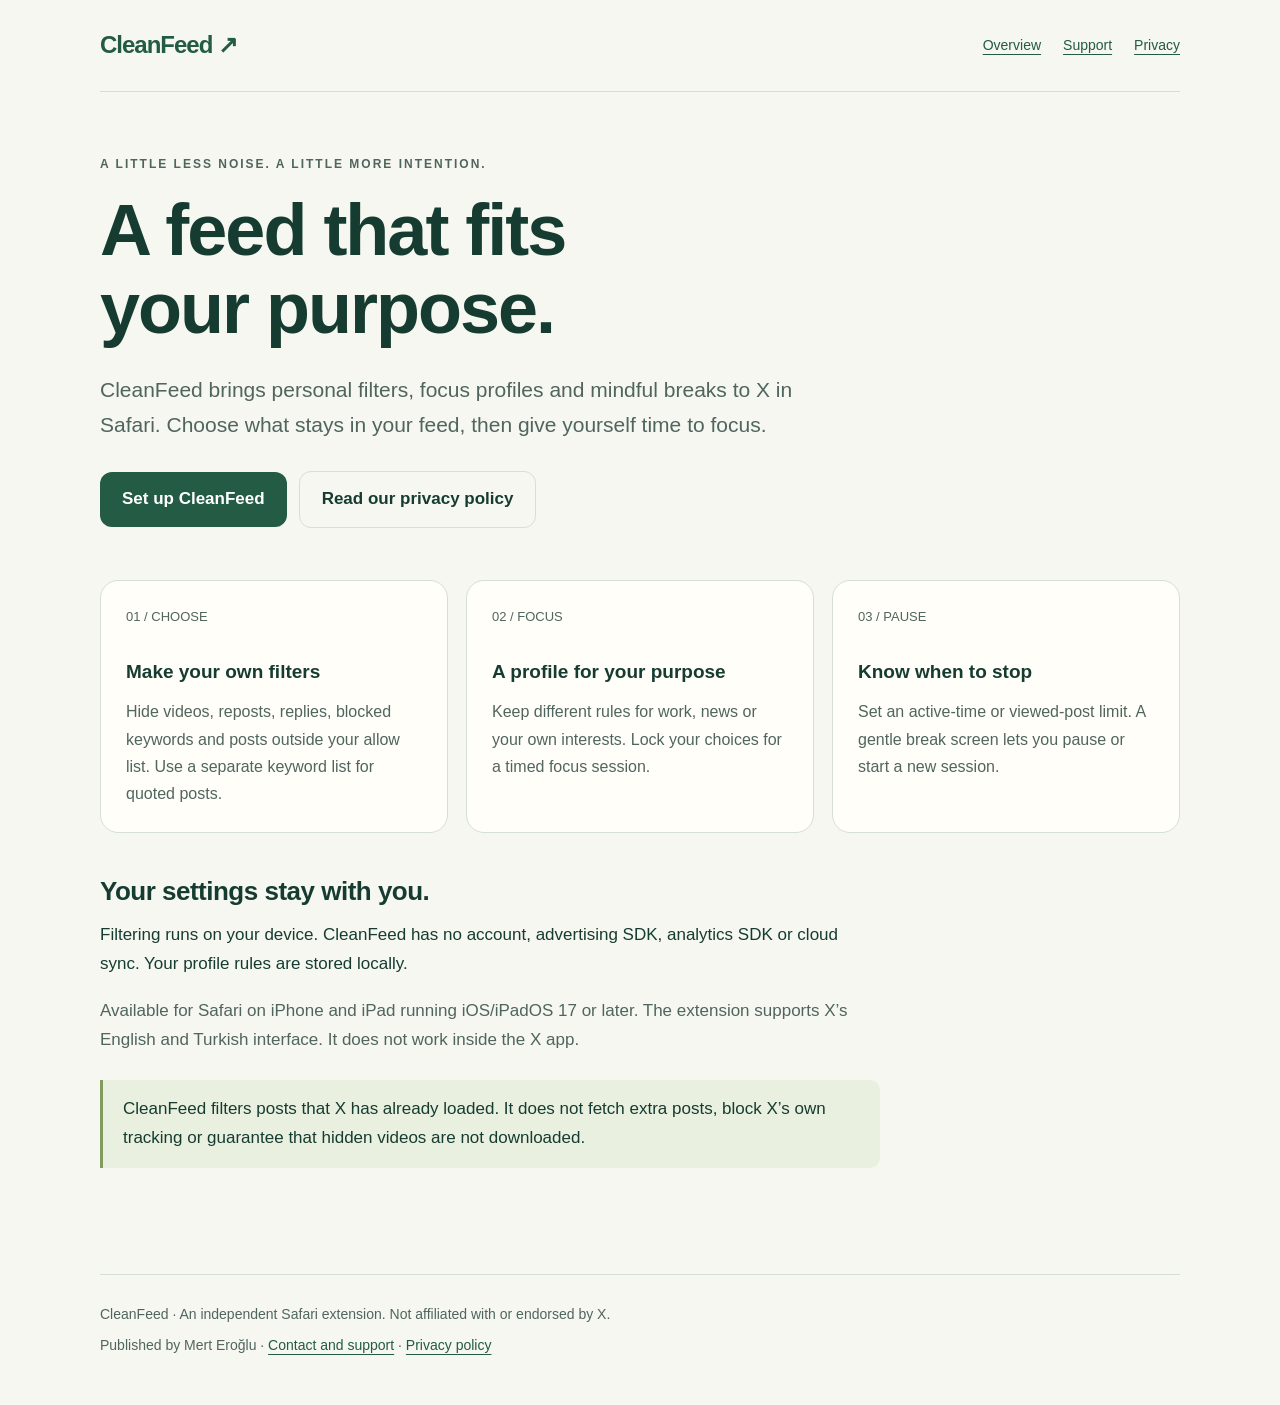
<file: docs/index.html>
<!doctype html><html lang="en"><head><meta charset="utf-8"><meta name="viewport" content="width=device-width,initial-scale=1"><meta name="color-scheme" content="light dark"><meta name="referrer" content="no-referrer"><link rel="stylesheet" href="style.css"><title>A feed that fits your purpose — CleanFeed</title><meta name="description" content="Personal focus profiles and local feed filters for X in Safari."></head><body><div class="wrap"><nav aria-label="Main navigation"><a class="brand" href="index.html">CleanFeed<span aria-hidden="true"> ↗</span></a><div class="links"><a href="index.html">Overview</a><a href="support.html">Support</a><a href="privacy.html">Privacy</a></div></nav><main><p class="eyebrow">A little less noise. A little more intention.</p><h1>A feed that fits<br>your purpose.</h1><p class="lead">CleanFeed brings personal filters, focus profiles and mindful breaks to X in Safari. Choose what stays in your feed, then give yourself time to focus.</p><a class="button" href="support.html#setup">Set up CleanFeed</a><a class="button secondary" href="privacy.html">Read our privacy policy</a><div class="grid"><section class="card"><span class="number">01 / CHOOSE</span><h3>Make your own filters</h3><p>Hide videos, reposts, replies, blocked keywords and posts outside your allow list. Use a separate keyword list for quoted posts.</p></section><section class="card"><span class="number">02 / FOCUS</span><h3>A profile for your purpose</h3><p>Keep different rules for work, news or your own interests. Lock your choices for a timed focus session.</p></section><section class="card"><span class="number">03 / PAUSE</span><h3>Know when to stop</h3><p>Set an active-time or viewed-post limit. A gentle break screen lets you pause or start a new session.</p></section></div><section class="reading"><h2>Your settings stay with you.</h2><p>Filtering runs on your device. CleanFeed has no account, advertising SDK, analytics SDK or cloud sync. Your profile rules are stored locally.</p><p class="muted">Available for Safari on iPhone and iPad running iOS/iPadOS 17 or later. The extension supports X’s English and Turkish interface. It does not work inside the X app.</p><div class="note">CleanFeed filters posts that X has already loaded. It does not fetch extra posts, block X’s own tracking or guarantee that hidden videos are not downloaded.</div></section></main><footer><p>CleanFeed · An independent Safari extension. Not affiliated with or endorsed by X.</p><p>Published by Mert Eroğlu · <a href="support.html">Contact and support</a> · <a href="privacy.html">Privacy policy</a></p></footer></div></body></html>
</file>
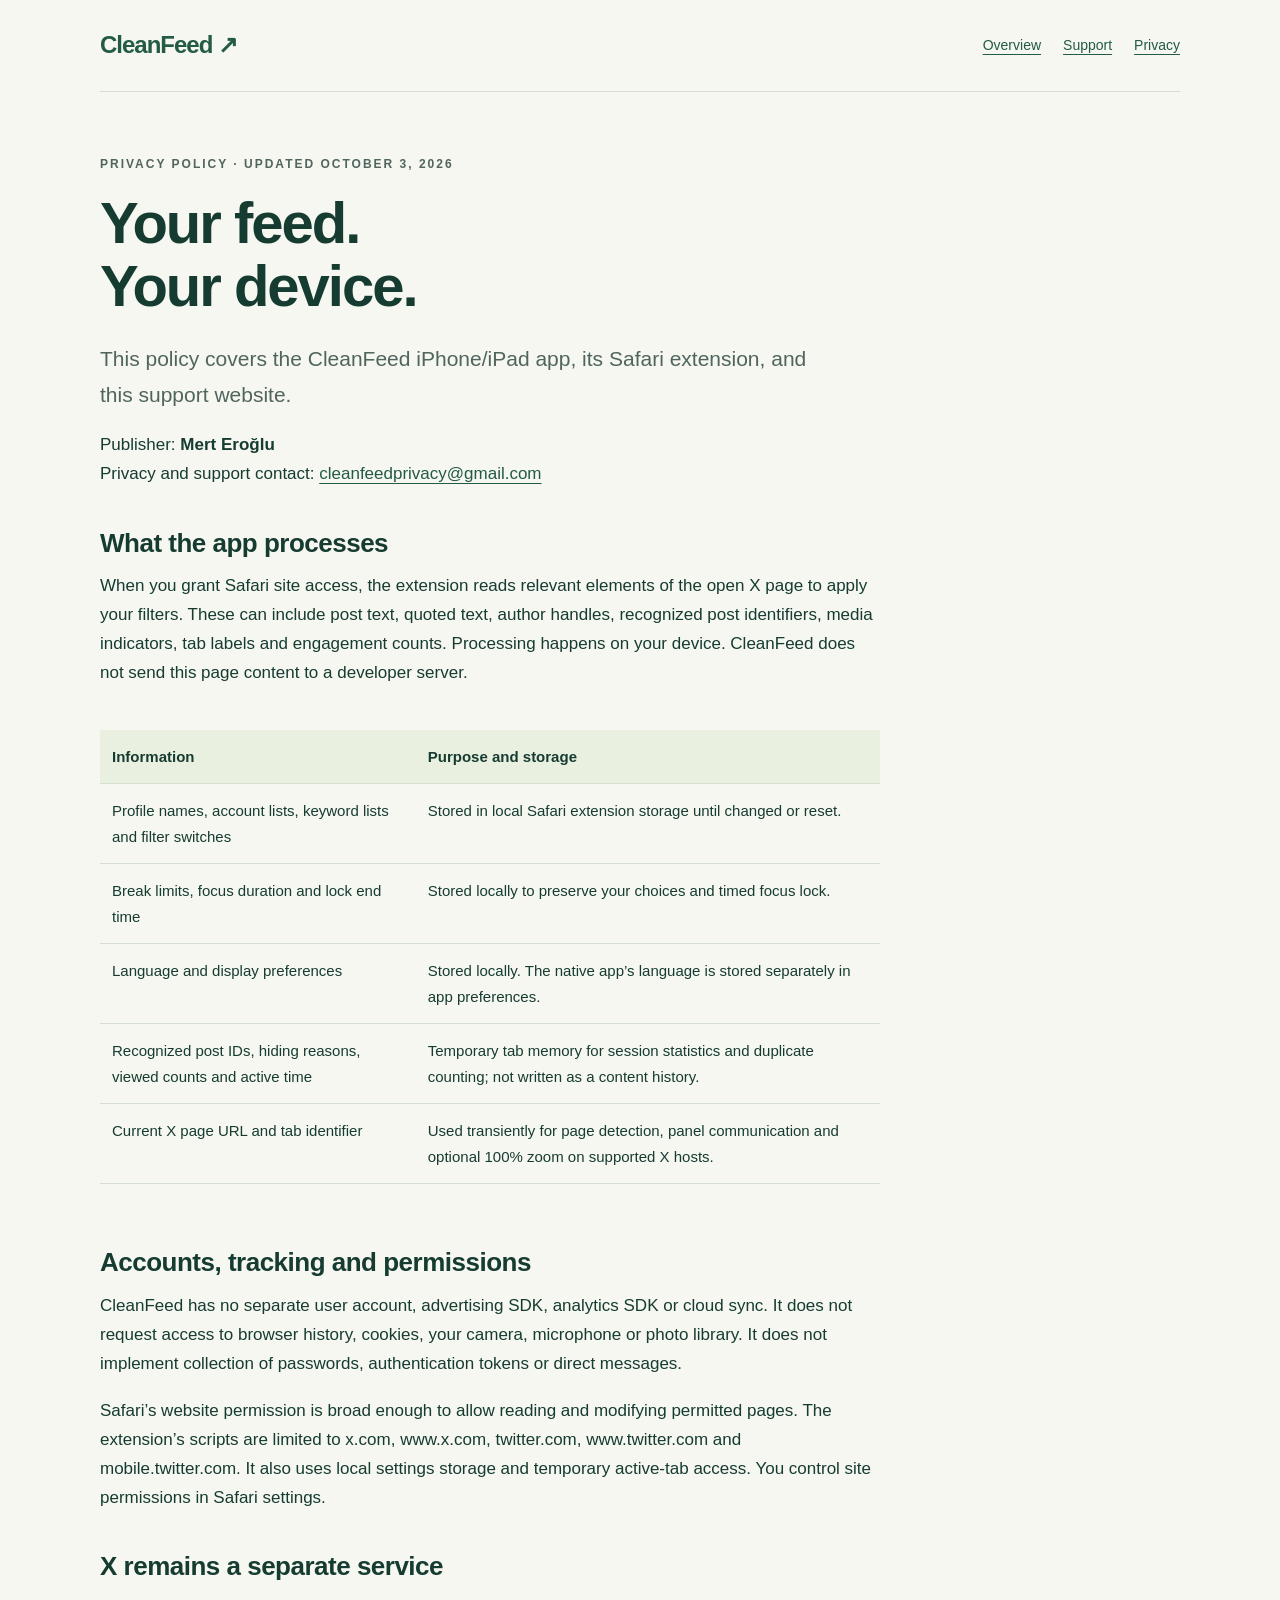
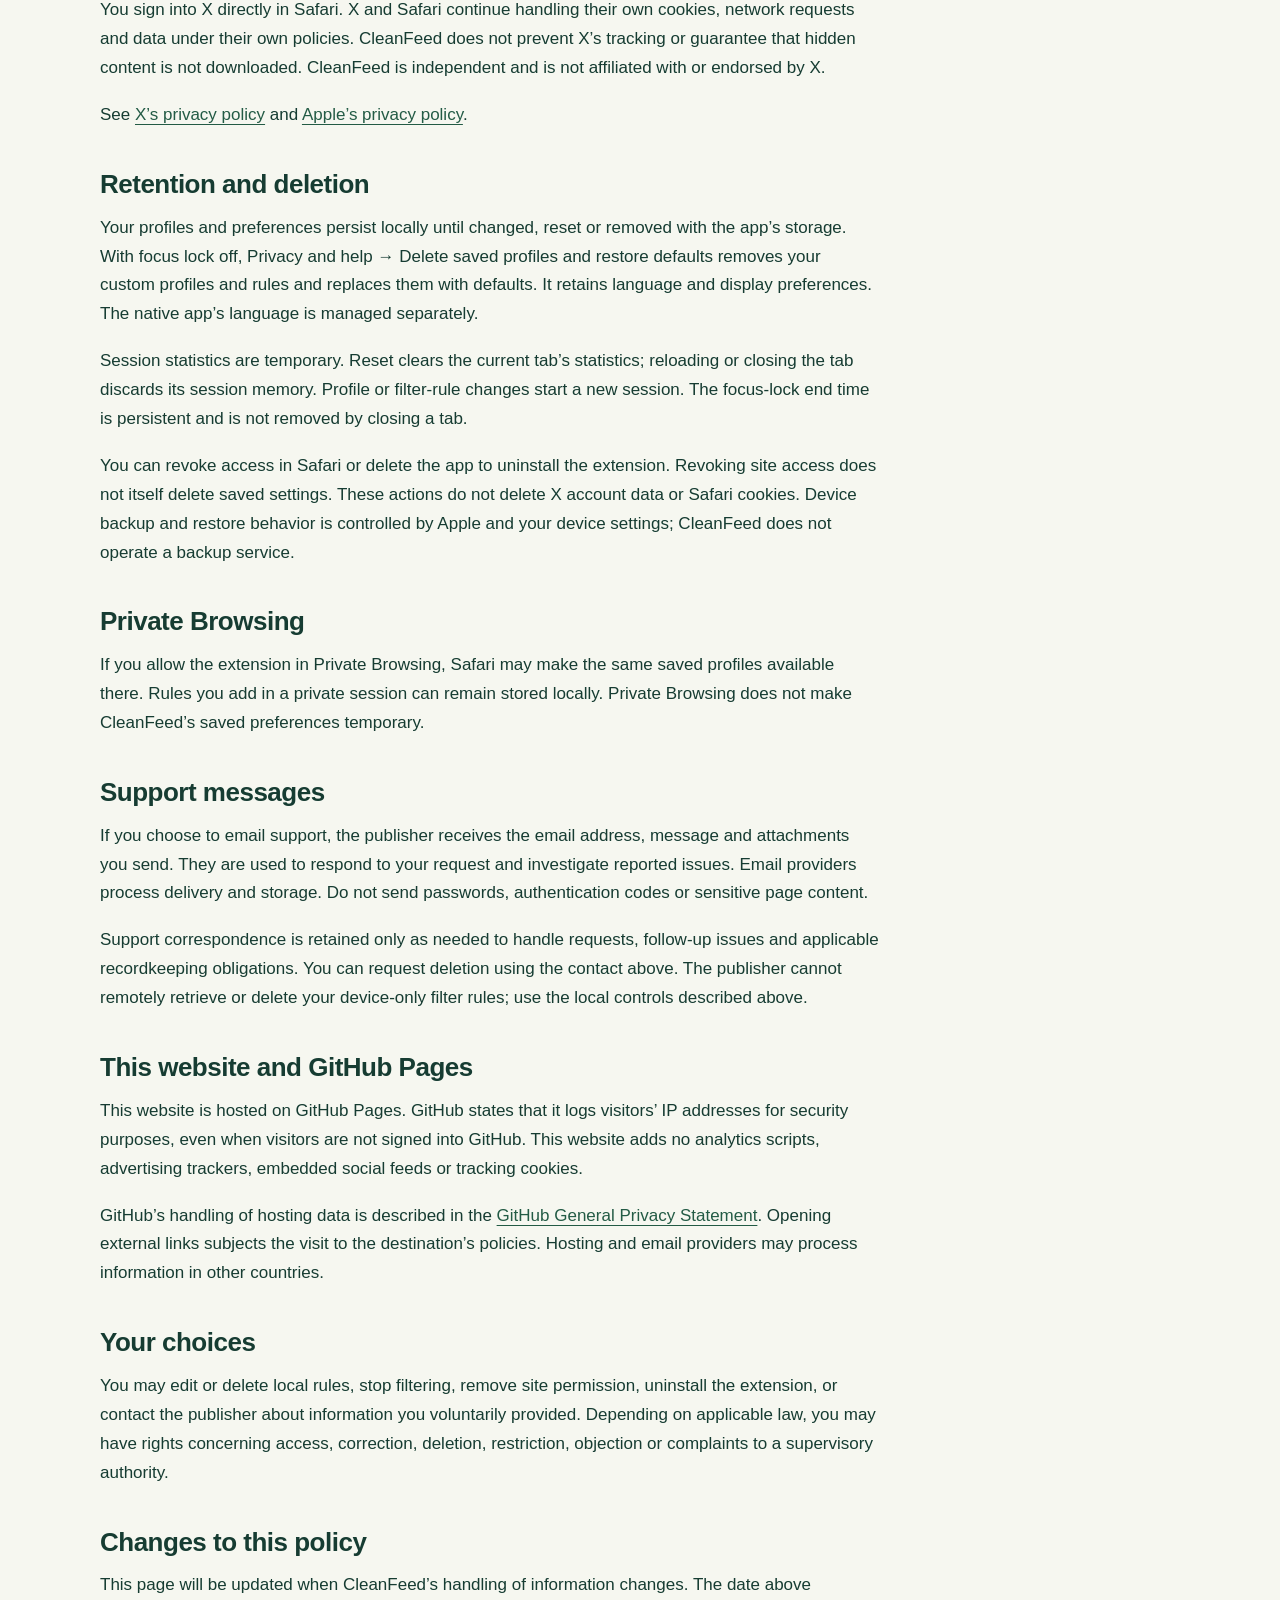
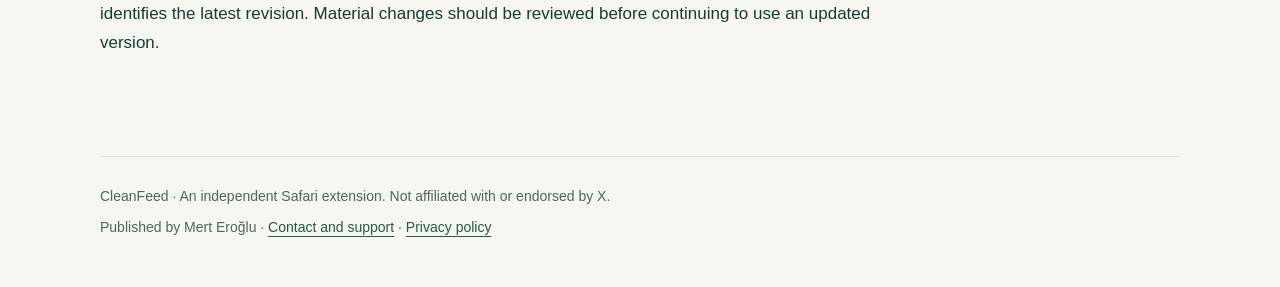
<file: docs/privacy.html>
<!doctype html><html lang="en"><head><meta charset="utf-8"><meta name="viewport" content="width=device-width,initial-scale=1"><meta name="color-scheme" content="light dark"><meta name="referrer" content="no-referrer"><link rel="stylesheet" href="style.css"><title>Privacy policy — CleanFeed</title><meta name="description" content="How CleanFeed handles local preferences, page content and support requests."></head><body><div class="wrap"><nav aria-label="Main navigation"><a class="brand" href="index.html">CleanFeed<span aria-hidden="true"> ↗</span></a><div class="links"><a href="index.html">Overview</a><a href="support.html">Support</a><a href="privacy.html">Privacy</a></div></nav><main class="reading"><p class="eyebrow">Privacy policy · Updated October 3, 2026</p><h1>Your feed.<br>Your device.</h1><p class="lead">This policy covers the CleanFeed iPhone/iPad app, its Safari extension, and this support website.</p><p>Publisher: <strong>Mert Eroğlu</strong><br>Privacy and support contact: <a href="mailto:cleanfeedprivacy@gmail.com">cleanfeedprivacy@gmail.com</a></p><h2>What the app processes</h2><p>When you grant Safari site access, the extension reads relevant elements of the open X page to apply your filters. These can include post text, quoted text, author handles, recognized post identifiers, media indicators, tab labels and engagement counts. Processing happens on your device. CleanFeed does not send this page content to a developer server.</p><div class="table-scroll"><table><thead><tr><th>Information</th><th>Purpose and storage</th></tr></thead><tbody><tr><td>Profile names, account lists, keyword lists and filter switches</td><td>Stored in local Safari extension storage until changed or reset.</td></tr><tr><td>Break limits, focus duration and lock end time</td><td>Stored locally to preserve your choices and timed focus lock.</td></tr><tr><td>Language and display preferences</td><td>Stored locally. The native app’s language is stored separately in app preferences.</td></tr><tr><td>Recognized post IDs, hiding reasons, viewed counts and active time</td><td>Temporary tab memory for session statistics and duplicate counting; not written as a content history.</td></tr><tr><td>Current X page URL and tab identifier</td><td>Used transiently for page detection, panel communication and optional 100% zoom on supported X hosts.</td></tr></tbody></table></div><h2>Accounts, tracking and permissions</h2><p>CleanFeed has no separate user account, advertising SDK, analytics SDK or cloud sync. It does not request access to browser history, cookies, your camera, microphone or photo library. It does not implement collection of passwords, authentication tokens or direct messages.</p><p>Safari’s website permission is broad enough to allow reading and modifying permitted pages. The extension’s scripts are limited to x.com, www.x.com, twitter.com, www.twitter.com and mobile.twitter.com. It also uses local settings storage and temporary active-tab access. You control site permissions in Safari settings.</p><h2>X remains a separate service</h2><p>You sign into X directly in Safari. X and Safari continue handling their own cookies, network requests and data under their own policies. CleanFeed does not prevent X’s tracking or guarantee that hidden content is not downloaded. CleanFeed is independent and is not affiliated with or endorsed by X.</p><p>See <a href="https://x.com/en/privacy" rel="noreferrer">X’s privacy policy</a> and <a href="https://www.apple.com/legal/privacy/" rel="noreferrer">Apple’s privacy policy</a>.</p><h2>Retention and deletion</h2><p>Your profiles and preferences persist locally until changed, reset or removed with the app’s storage. With focus lock off, Privacy and help → Delete saved profiles and restore defaults removes your custom profiles and rules and replaces them with defaults. It retains language and display preferences. The native app’s language is managed separately.</p><p>Session statistics are temporary. Reset clears the current tab’s statistics; reloading or closing the tab discards its session memory. Profile or filter-rule changes start a new session. The focus-lock end time is persistent and is not removed by closing a tab.</p><p>You can revoke access in Safari or delete the app to uninstall the extension. Revoking site access does not itself delete saved settings. These actions do not delete X account data or Safari cookies. Device backup and restore behavior is controlled by Apple and your device settings; CleanFeed does not operate a backup service.</p><h2>Private Browsing</h2><p>If you allow the extension in Private Browsing, Safari may make the same saved profiles available there. Rules you add in a private session can remain stored locally. Private Browsing does not make CleanFeed’s saved preferences temporary.</p><h2>Support messages</h2><p>If you choose to email support, the publisher receives the email address, message and attachments you send. They are used to respond to your request and investigate reported issues. Email providers process delivery and storage. Do not send passwords, authentication codes or sensitive page content.</p><p>Support correspondence is retained only as needed to handle requests, follow-up issues and applicable recordkeeping obligations. You can request deletion using the contact above. The publisher cannot remotely retrieve or delete your device-only filter rules; use the local controls described above.</p><h2>This website and GitHub Pages</h2><p>This website is hosted on GitHub Pages. GitHub states that it logs visitors’ IP addresses for security purposes, even when visitors are not signed into GitHub. This website adds no analytics scripts, advertising trackers, embedded social feeds or tracking cookies.</p><p>GitHub’s handling of hosting data is described in the <a href="https://docs.github.com/en/site-policy/privacy-policies/github-general-privacy-statement" rel="noreferrer">GitHub General Privacy Statement</a>. Opening external links subjects the visit to the destination’s policies. Hosting and email providers may process information in other countries.</p><h2>Your choices</h2><p>You may edit or delete local rules, stop filtering, remove site permission, uninstall the extension, or contact the publisher about information you voluntarily provided. Depending on applicable law, you may have rights concerning access, correction, deletion, restriction, objection or complaints to a supervisory authority.</p><h2>Changes to this policy</h2><p>This page will be updated when CleanFeed’s handling of information changes. The date above identifies the latest revision. Material changes should be reviewed before continuing to use an updated version.</p></main><footer><p>CleanFeed · An independent Safari extension. Not affiliated with or endorsed by X.</p><p>Published by Mert Eroğlu · <a href="support.html">Contact and support</a> · <a href="privacy.html">Privacy policy</a></p></footer></div></body></html>
</file>
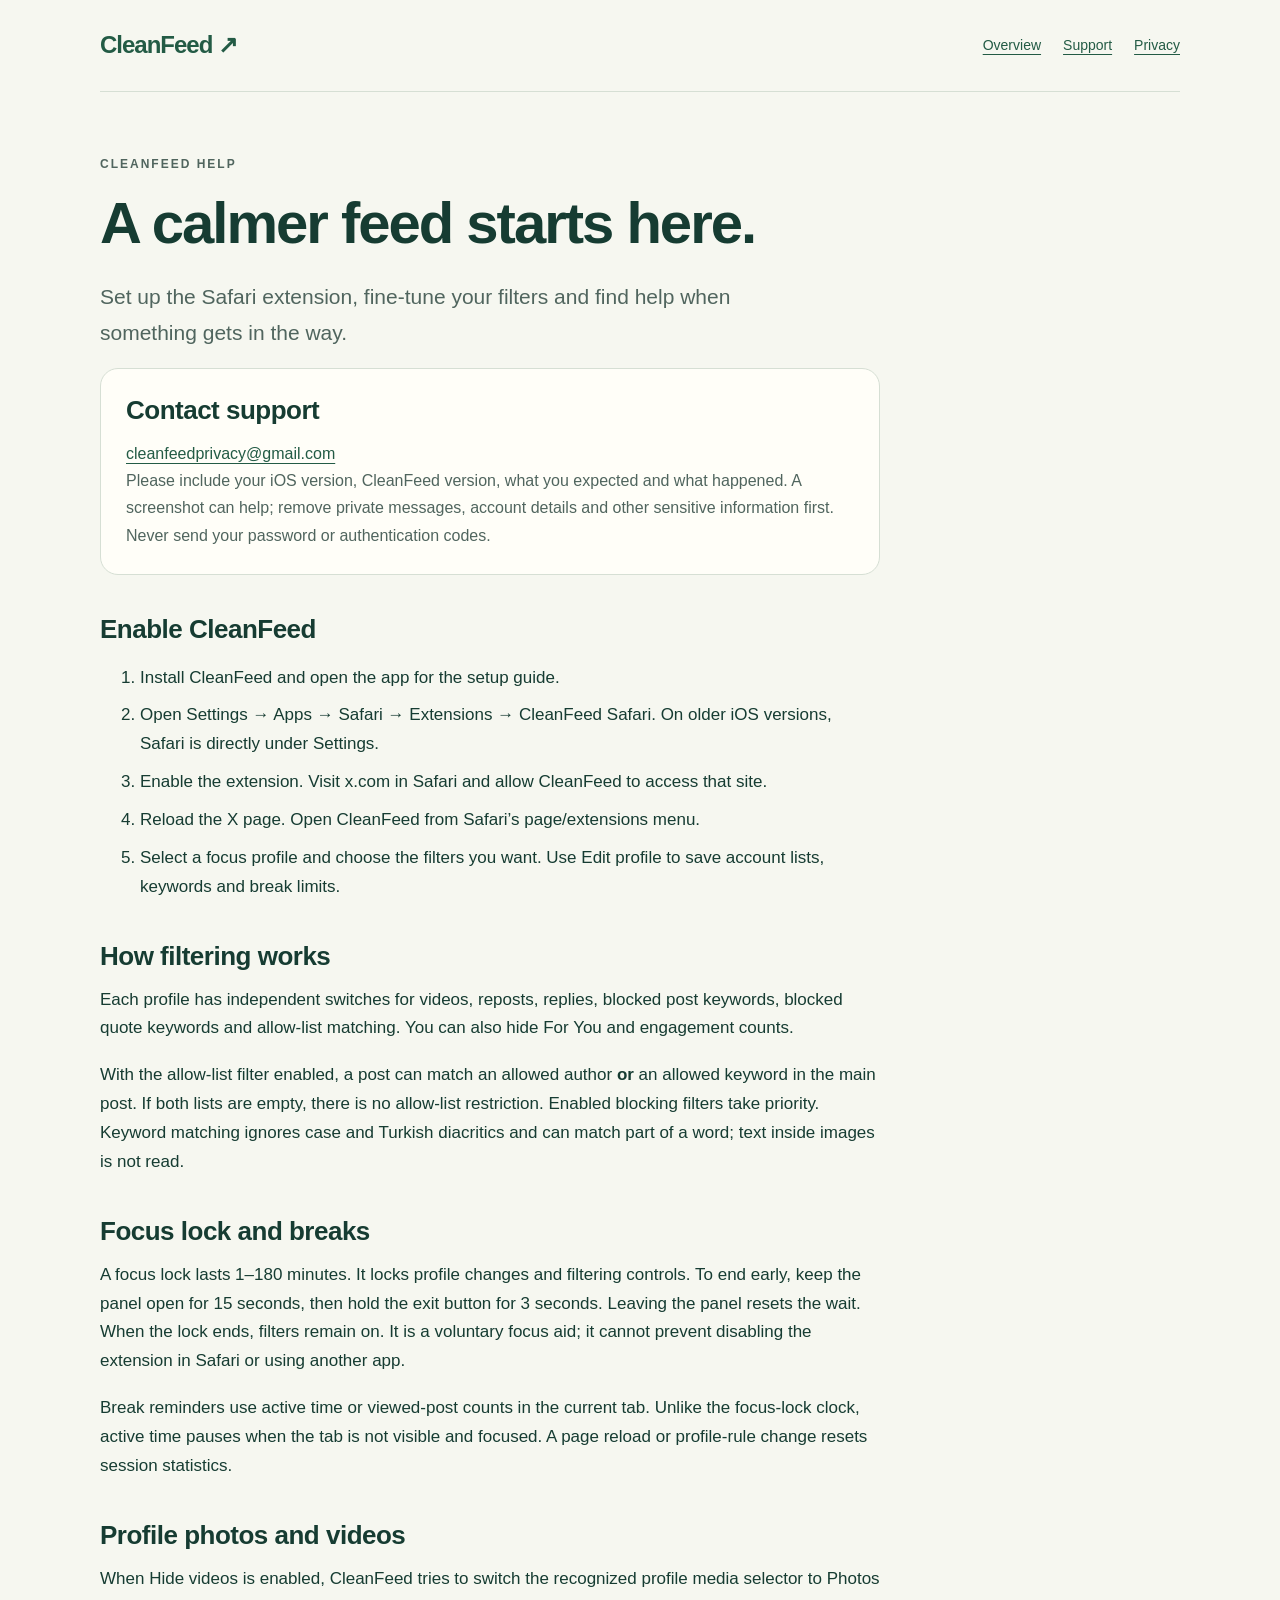
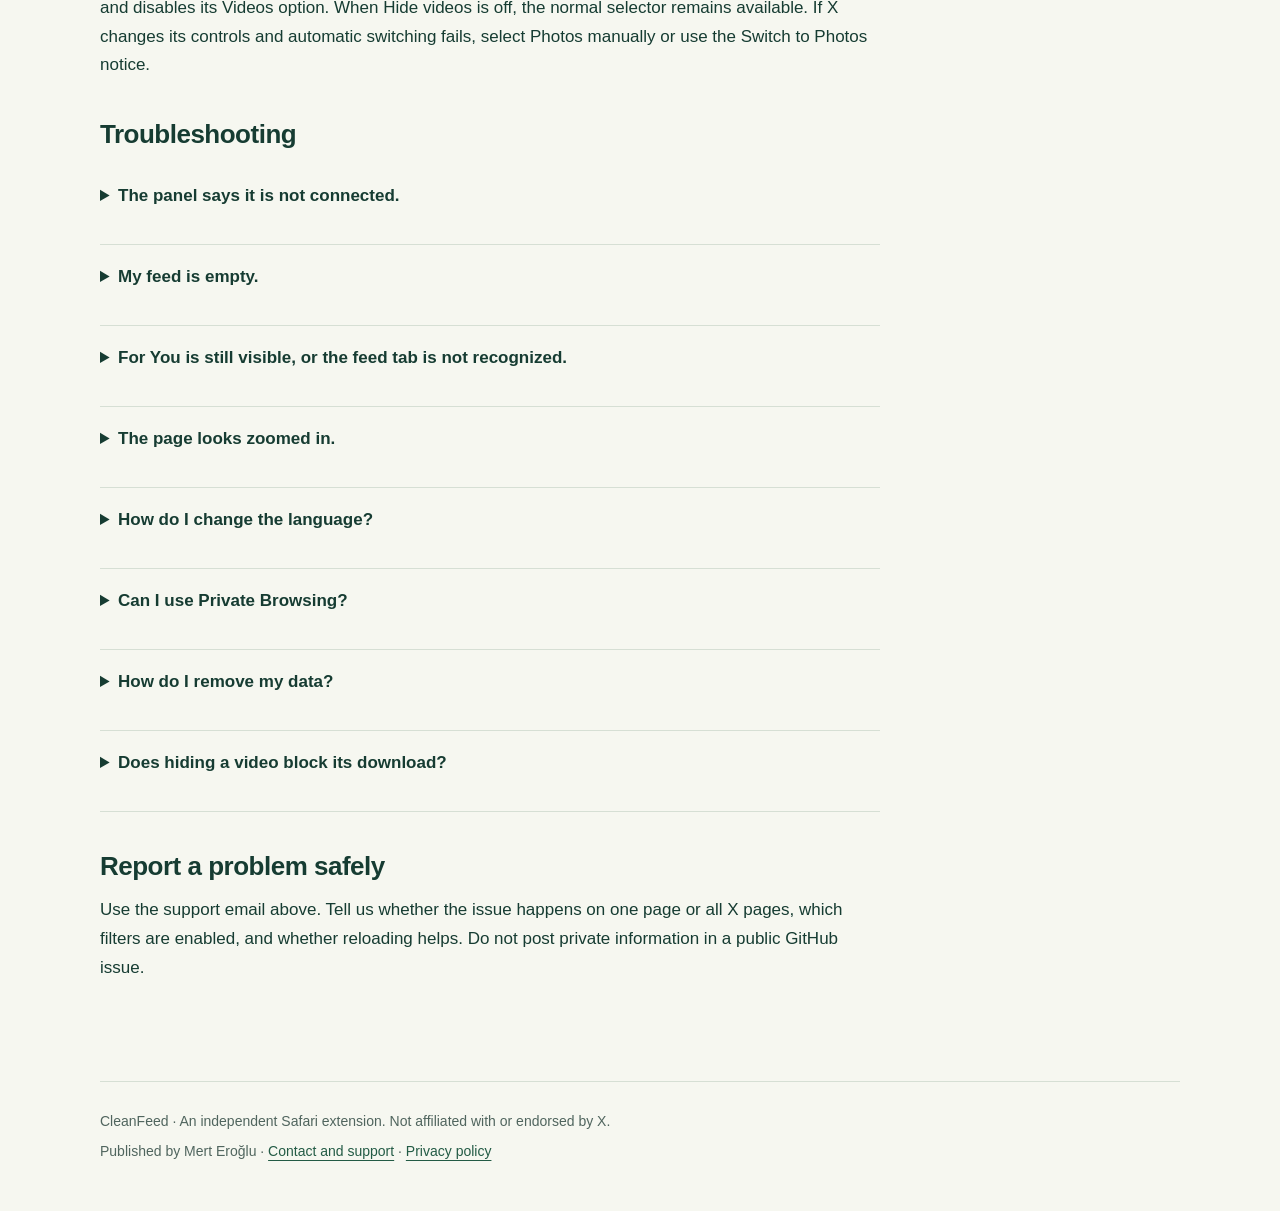
<file: docs/support.html>
<!doctype html><html lang="en"><head><meta charset="utf-8"><meta name="viewport" content="width=device-width,initial-scale=1"><meta name="color-scheme" content="light dark"><meta name="referrer" content="no-referrer"><link rel="stylesheet" href="style.css"><title>Support — CleanFeed</title><meta name="description" content="Setup instructions, troubleshooting and contact information for CleanFeed."></head><body><div class="wrap"><nav aria-label="Main navigation"><a class="brand" href="index.html">CleanFeed<span aria-hidden="true"> ↗</span></a><div class="links"><a href="index.html">Overview</a><a href="support.html">Support</a><a href="privacy.html">Privacy</a></div></nav><main class="reading"><p class="eyebrow">CleanFeed help</p><h1>A calmer feed starts here.</h1><p class="lead">Set up the Safari extension, fine-tune your filters and find help when something gets in the way.</p><section class="card"><h2 style="margin-top:0">Contact support</h2><p><a href="mailto:cleanfeedprivacy@gmail.com">cleanfeedprivacy@gmail.com</a></p><p>Please include your iOS version, CleanFeed version, what you expected and what happened. A screenshot can help; remove private messages, account details and other sensitive information first. Never send your password or authentication codes.</p></section><h2 id="setup">Enable CleanFeed</h2><ol><li>Install CleanFeed and open the app for the setup guide.</li><li>Open Settings → Apps → Safari → Extensions → CleanFeed Safari. On older iOS versions, Safari is directly under Settings.</li><li>Enable the extension. Visit x.com in Safari and allow CleanFeed to access that site.</li><li>Reload the X page. Open CleanFeed from Safari’s page/extensions menu.</li><li>Select a focus profile and choose the filters you want. Use Edit profile to save account lists, keywords and break limits.</li></ol><h2>How filtering works</h2><p>Each profile has independent switches for videos, reposts, replies, blocked post keywords, blocked quote keywords and allow-list matching. You can also hide For You and engagement counts.</p><p>With the allow-list filter enabled, a post can match an allowed author <strong>or</strong> an allowed keyword in the main post. If both lists are empty, there is no allow-list restriction. Enabled blocking filters take priority. Keyword matching ignores case and Turkish diacritics and can match part of a word; text inside images is not read.</p><h2>Focus lock and breaks</h2><p>A focus lock lasts 1–180 minutes. It locks profile changes and filtering controls. To end early, keep the panel open for 15 seconds, then hold the exit button for 3 seconds. Leaving the panel resets the wait. When the lock ends, filters remain on. It is a voluntary focus aid; it cannot prevent disabling the extension in Safari or using another app.</p><p>Break reminders use active time or viewed-post counts in the current tab. Unlike the focus-lock clock, active time pauses when the tab is not visible and focused. A page reload or profile-rule change resets session statistics.</p><h2>Profile photos and videos</h2><p>When Hide videos is enabled, CleanFeed tries to switch the recognized profile media selector to Photos and disables its Videos option. When Hide videos is off, the normal selector remains available. If X changes its controls and automatic switching fails, select Photos manually or use the Switch to Photos notice.</p><h2>Troubleshooting</h2><details><summary>The panel says it is not connected.</summary><p>Open x.com in Safari, check that CleanFeed has permission for the site, and reload the page. Refresh old tabs after installing an update. The extension does not run in the X app.</p></details><details><summary>My feed is empty.</summary><p>Check your allow lists and blocked words. Multiple filters can hide every loaded post. If focus lock is off, try Pause to compare with the original feed. CleanFeed cannot load missing posts from selected accounts.</p></details><details><summary>For You is still visible, or the feed tab is not recognized.</summary><p>Select Following manually and reload. X changes its page structure. When CleanFeed cannot confidently identify the selected tab, it keeps the feed usable and shows a notice. Use X in English or Turkish.</p></details><details><summary>The page looks zoomed in.</summary><p>Open Display in the CleanFeed panel. Enable Open X at 100% zoom or choose Set to 100% now. Automatic reset is applied on page load while filtering is enabled. You can still zoom manually afterward. If Safari rejects the request, choose 100% in Safari’s page menu.</p></details><details><summary>How do I change the language?</summary><p>Choose System language, Türkçe or English near the top of the extension panel. The native setup guide has its own language preference. Neither changes X’s language.</p></details><details><summary>Can I use Private Browsing?</summary><p>Only if you separately allow the extension there in Safari. The same saved profiles may be used, so rules added in Private Browsing can remain in local extension storage.</p></details><details><summary>How do I remove my data?</summary><p>With focus lock off, open Privacy and help → Delete saved profiles and restore defaults. This replaces your custom profiles and rules with defaults, while retaining language and display preferences. Reset in the session section clears temporary statistics. Close or reload the tab to discard its session memory. Remove the app to uninstall the extension; revoking site access alone does not erase saved rules. These actions do not delete your X account or Safari cookies.</p></details><details><summary>Does hiding a video block its download?</summary><p>No. CleanFeed changes the visible page and pauses recognized videos. X may already have requested media. CleanFeed is not a network blocker.</p></details><h2>Report a problem safely</h2><p>Use the support email above. Tell us whether the issue happens on one page or all X pages, which filters are enabled, and whether reloading helps. Do not post private information in a public GitHub issue.</p></main><footer><p>CleanFeed · An independent Safari extension. Not affiliated with or endorsed by X.</p><p>Published by Mert Eroğlu · <a href="support.html">Contact and support</a> · <a href="privacy.html">Privacy policy</a></p></footer></div></body></html>
</file>
<file: docs/style.css>
:root{color-scheme:light;--paper:#f6f7f0;--ink:#163c32;--muted:#50655e;--line:#d6dfd4;--green:#235b45;--card:#fffef8;font:17px/1.7 -apple-system,BlinkMacSystemFont,"Segoe UI",sans-serif}*{box-sizing:border-box}body{margin:0;background:var(--paper);color:var(--ink)}a{color:var(--green);text-underline-offset:4px}a:focus-visible,summary:focus-visible{outline:3px solid #aa6a1f;outline-offset:5px}.wrap{width:min(1080px,100% - 40px);margin:auto}nav{display:flex;justify-content:space-between;align-items:center;gap:22px;padding:25px 0;border-bottom:1px solid var(--line);flex-wrap:wrap}.brand{font-size:24px;font-weight:750;text-decoration:none;letter-spacing:-1px}.links{display:flex;flex-wrap:wrap;gap:22px;font-size:14px}.links a[aria-current=page]{font-weight:750}main{padding:62px 0 80px}.eyebrow{font-size:12px;text-transform:uppercase;letter-spacing:2px;color:var(--muted);font-weight:650}h1{font-size:clamp(38px,6vw,72px);line-height:1.08;letter-spacing:-2px;max-width:850px;margin:18px 0 24px}h2{font-size:26px;line-height:1.3;letter-spacing:-.5px;margin:38px 0 12px}h3{font-size:19px;margin:0 0 10px}p{margin:0 0 18px}.lead{font-size:21px;max-width:710px;color:var(--muted)}.button{display:inline-block;background:var(--green);color:#fff;padding:13px 22px;border-radius:12px;text-decoration:none;font-weight:600;margin:10px 12px 10px 0}.button.secondary{background:transparent;color:var(--ink);border:1px solid var(--line)}.grid{display:grid;grid-template-columns:repeat(3,minmax(0,1fr));gap:18px;margin:42px 0}.card{padding:25px;border:1px solid var(--line);border-radius:18px;background:var(--card)}.card p{color:var(--muted);font-size:16px;margin:0}.number{display:block;font-size:13px;color:var(--muted);margin-bottom:28px}.reading{max-width:780px}.reading h1{font-size:clamp(38px,5vw,58px)}.note{border-left:3px solid #849b60;padding:15px 20px;background:#eaf0df;margin:26px 0;border-radius:0 10px 10px 0}.muted,small{color:var(--muted)}.table-scroll{overflow:auto}table{width:100%;border-collapse:collapse;font-size:15px;margin:24px 0}th,td{text-align:left;vertical-align:top;padding:14px 12px;border-bottom:1px solid var(--line)}th{background:#eaf0df}details{padding:18px 0;border-bottom:1px solid var(--line)}summary{font-weight:650;cursor:pointer;min-height:44px}details p{padding-top:8px}li{margin-bottom:9px}footer{border-top:1px solid var(--line);padding:28px 0 40px;font-size:14px;color:var(--muted)}footer p{margin:0 0 7px}.draft{background:#fff0c5;color:#6a4900;padding:12px 20px;font-weight:650;font-size:14px}a{overflow-wrap:anywhere}@media(max-width:700px){.grid{grid-template-columns:1fr}main{padding-top:36px}.wrap{width:calc(100% - 32px)}.lead{font-size:19px}nav{padding:20px 0}.links{gap:16px}}@media(prefers-color-scheme:dark){:root{color-scheme:dark;--paper:#12231c;--ink:#edf3e5;--muted:#b1c4b4;--line:#354c3f;--green:#b7d899;--card:#1b3025}.button{color:#12231c}.button.secondary{color:var(--ink)}.note,th{background:#263e2b}.draft{background:#483716;color:#ffe2a0}}
</file>
